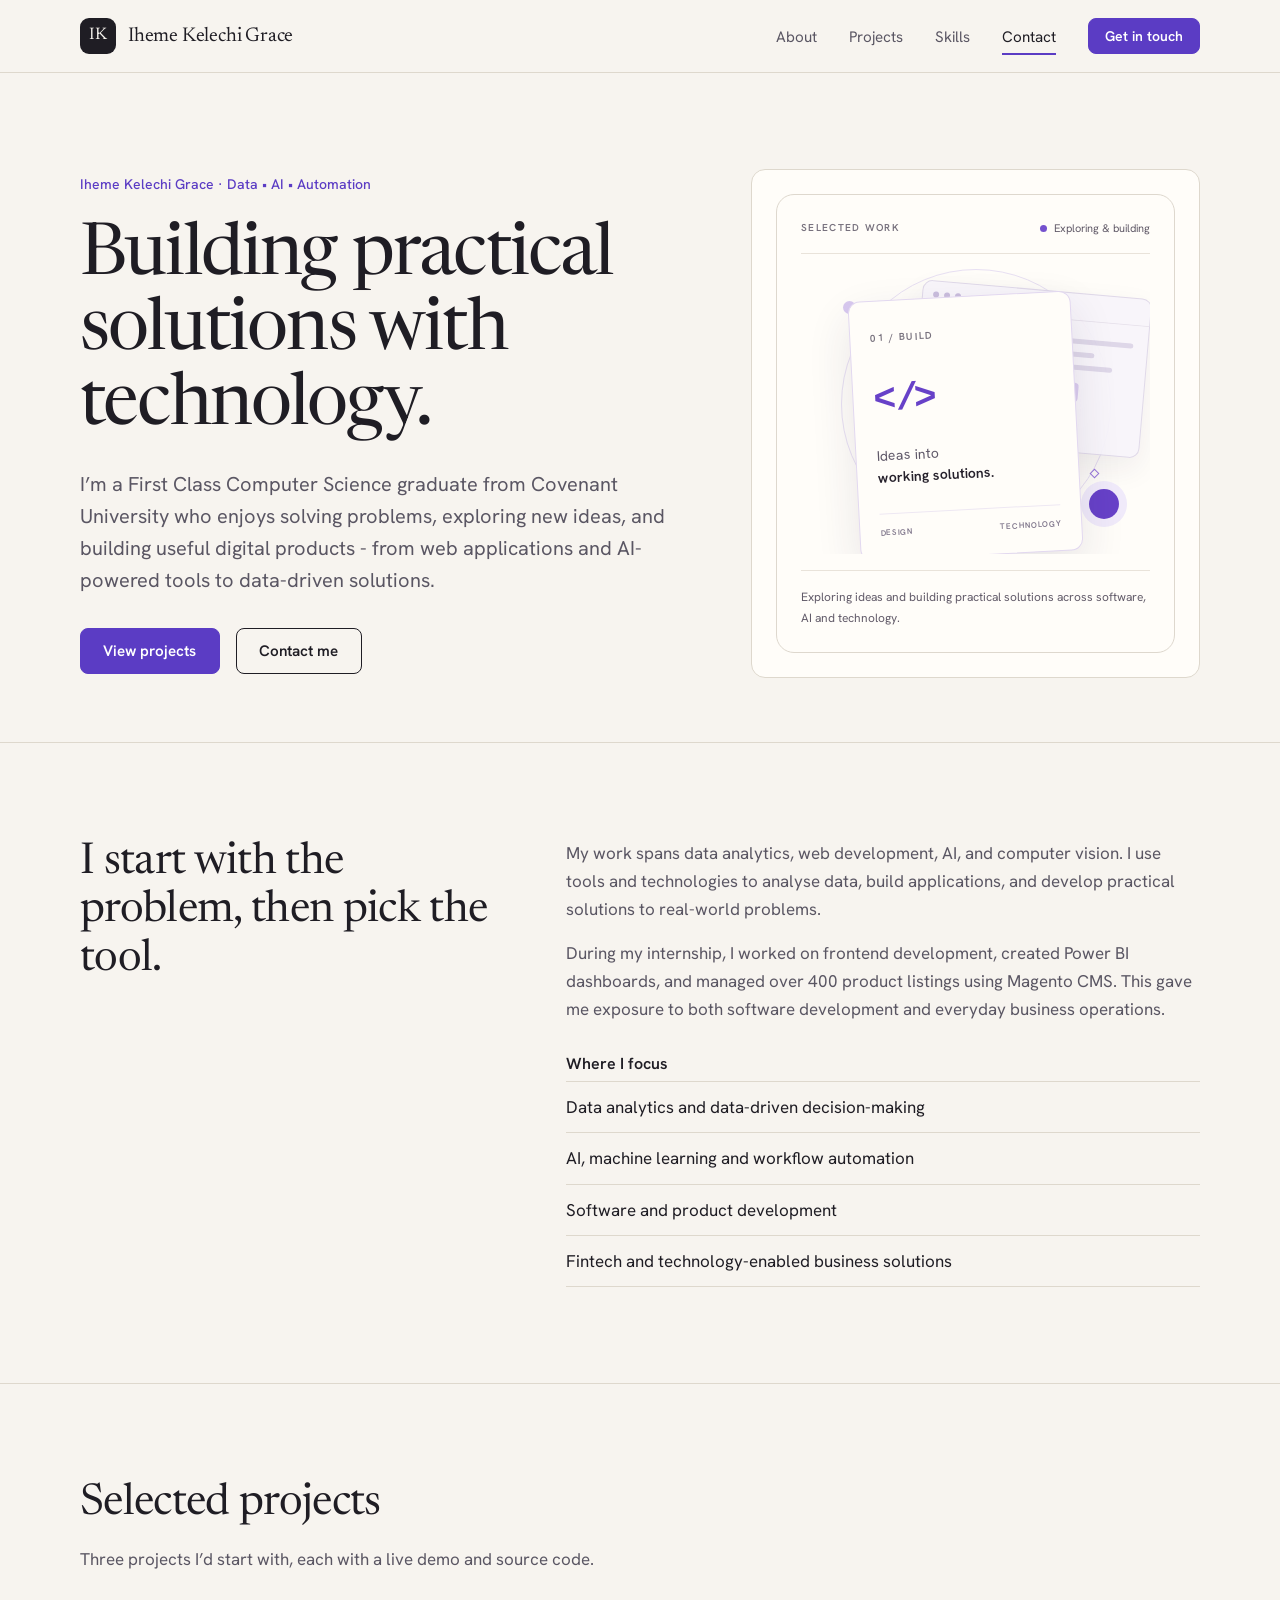
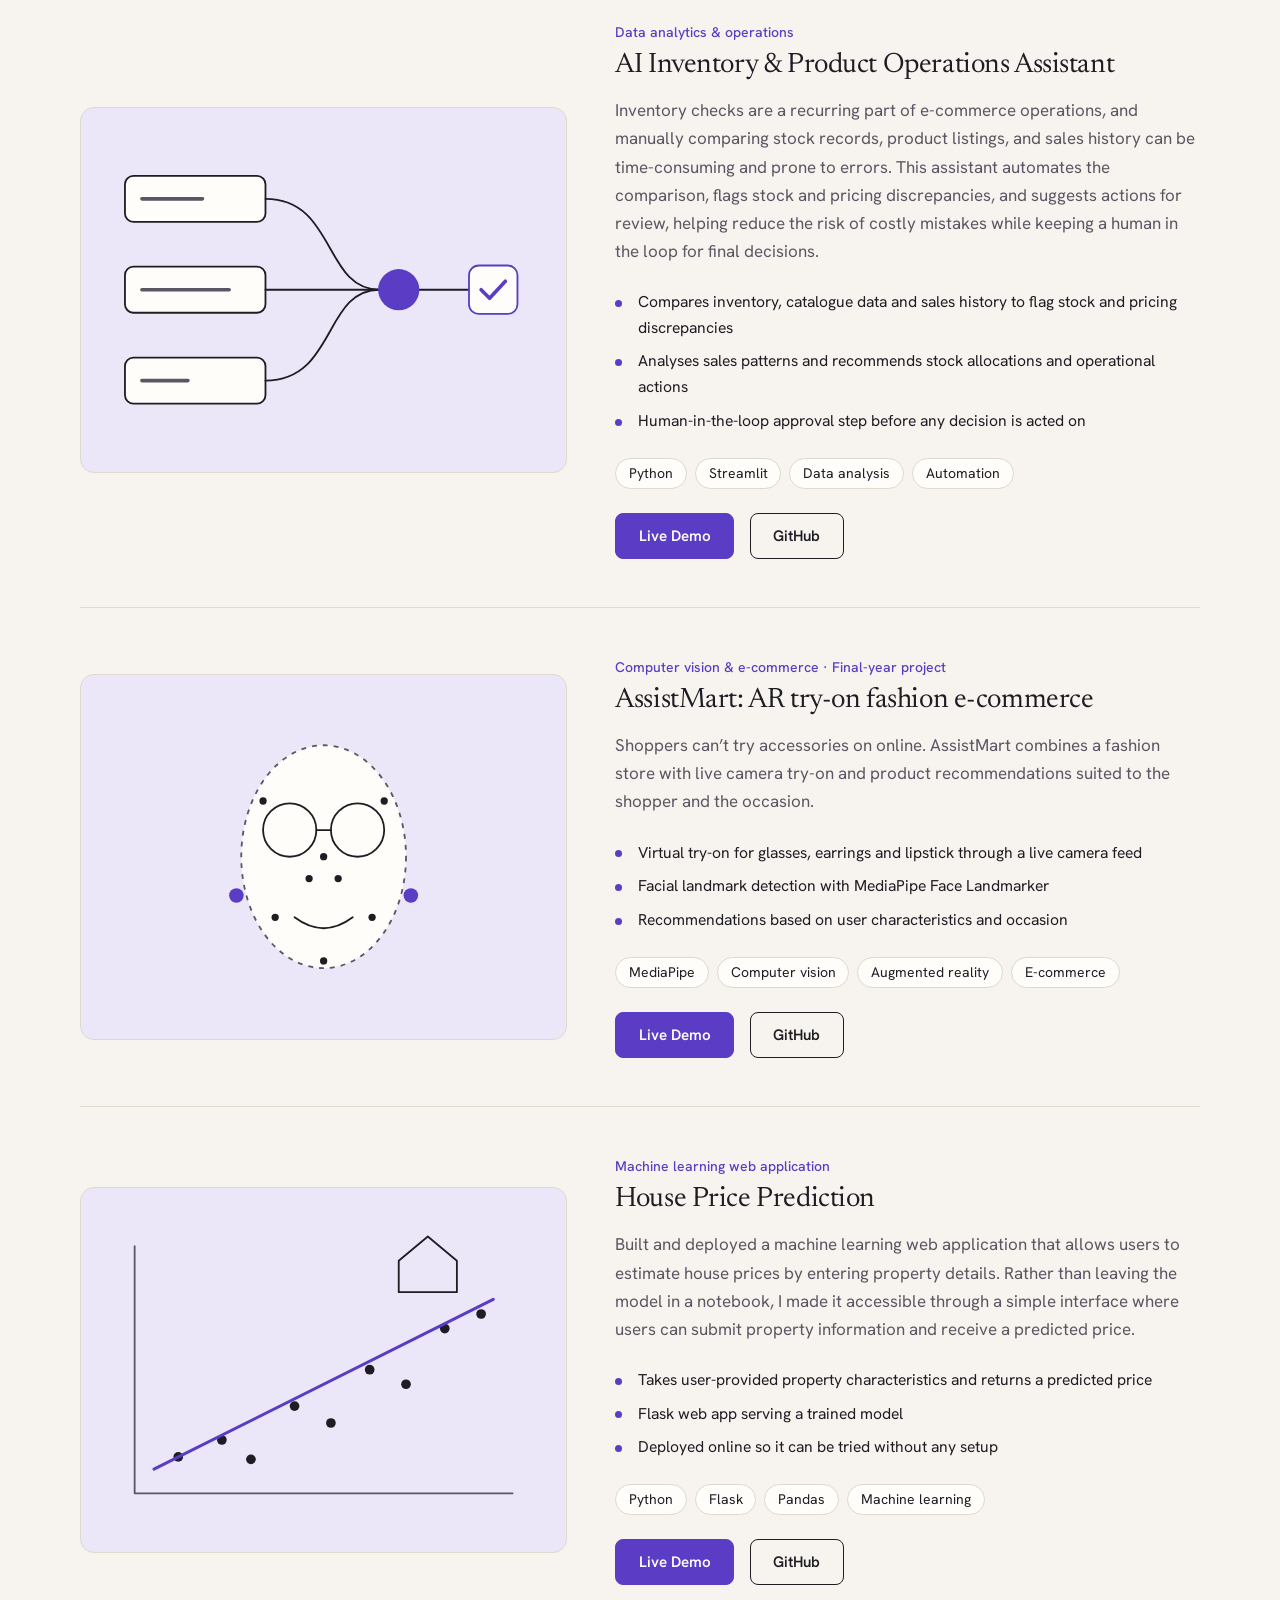
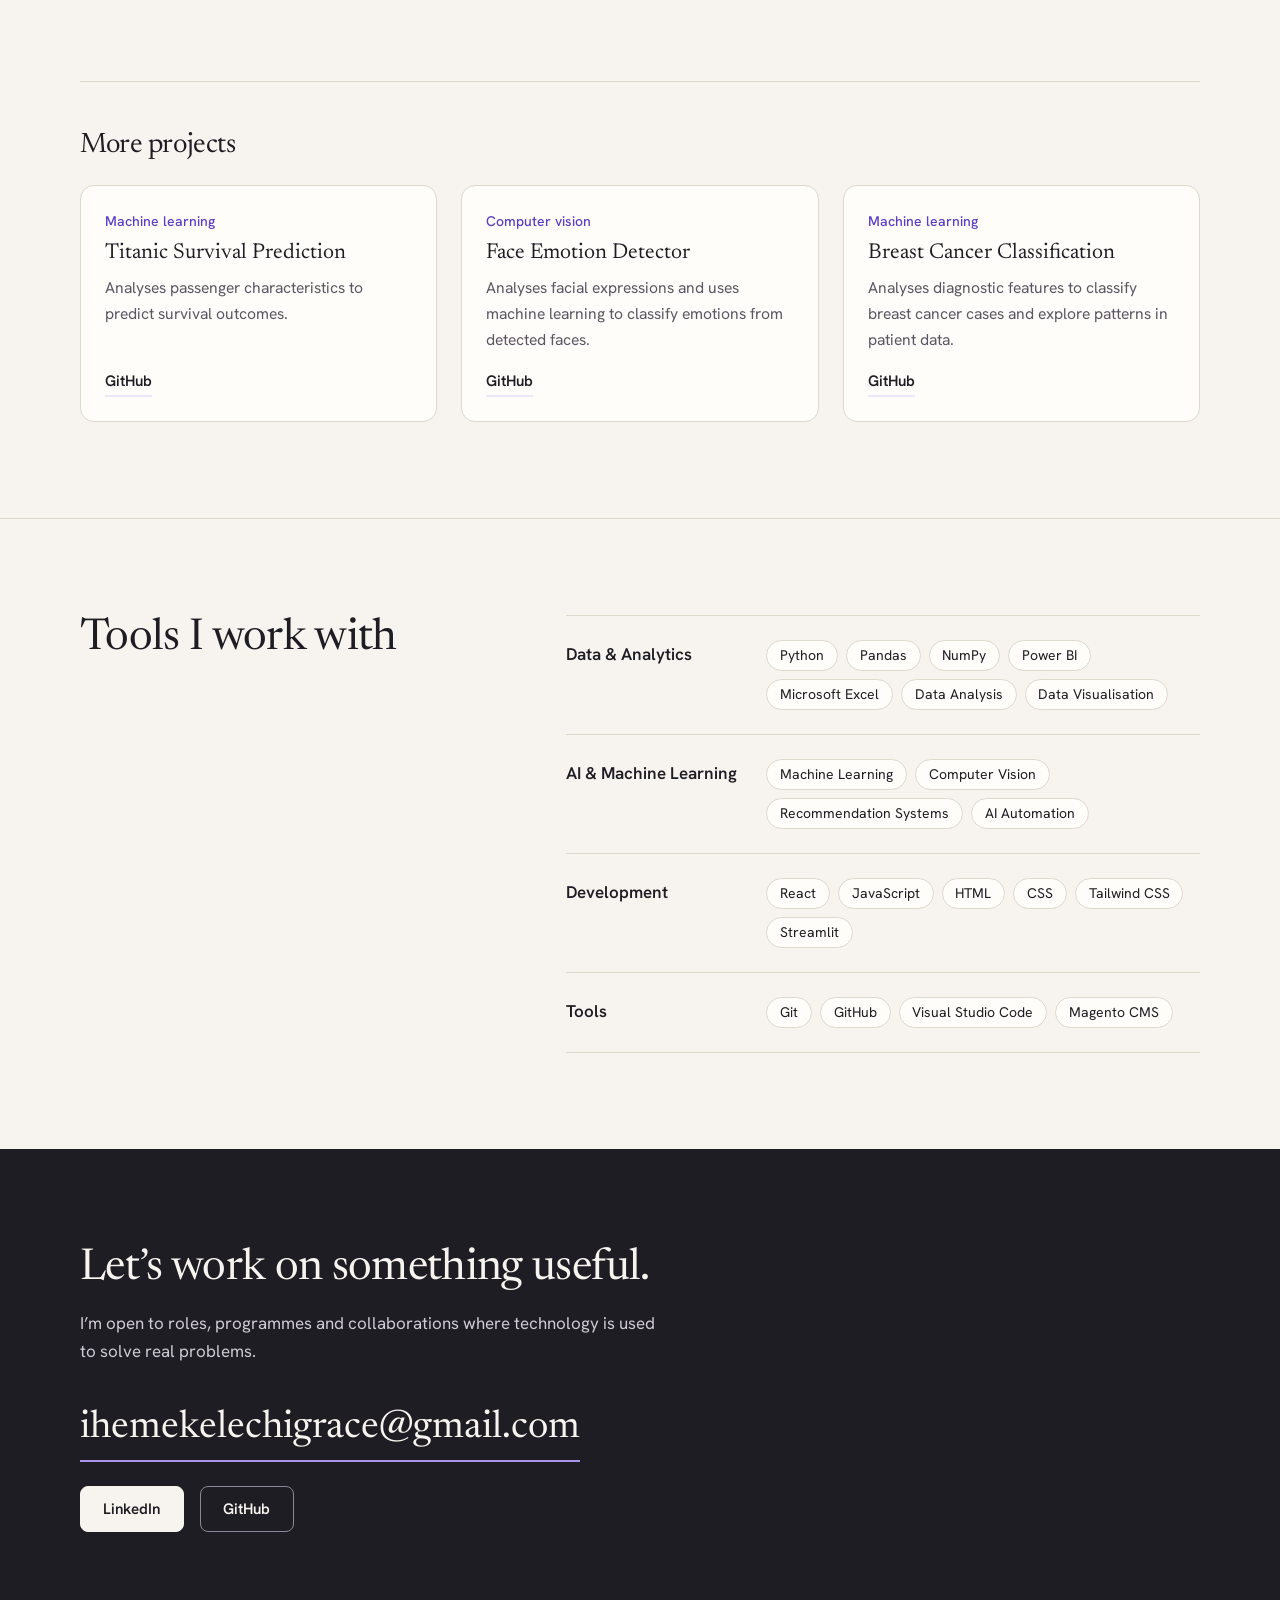
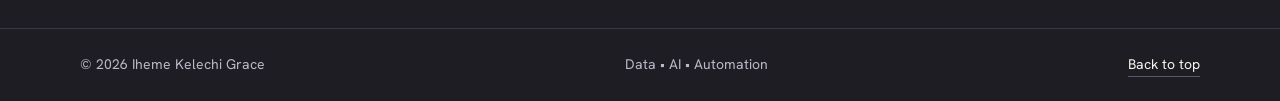
<file: index.html>
<!DOCTYPE html>
<html lang="en">
<head>
    <meta charset="UTF-8">
    <meta name="viewport" content="width=device-width, initial-scale=1.0">
    <script>document.documentElement.classList.add("js");</script>

    <title>Iheme Kelechi Grace | Data, AI &amp; Automation</title>
    <meta name="description" content="Iheme Kelechi Grace is a First Class Computer Science graduate from Covenant University building practical data, AI and automation tools. Portfolio of projects, skills and contact details.">
    <meta name="author" content="Iheme Kelechi Grace">
    <meta name="theme-color" content="#F7F4EF">
    <link rel="canonical" href="https://kelechi-portfolio-pi.vercel.app/">

    <!-- Social sharing -->
    <meta property="og:type" content="website">
    <meta property="og:title" content="Iheme Kelechi Grace | Data, AI &amp; Automation">
    <meta property="og:description" content="Practical tools built from data, AI and automation. Projects in inventory analytics, AR try-on e-commerce and machine learning web apps.">
    <meta property="og:url" content="https://kelechi-portfolio-pi.vercel.app/">
    <meta name="twitter:card" content="summary">
    <meta name="twitter:title" content="Iheme Kelechi Grace | Data, AI &amp; Automation">
    <meta name="twitter:description" content="Practical tools built from data, AI and automation.">

    <link rel="icon" href="data:image/svg+xml,%3Csvg xmlns='http://www.w3.org/2000/svg' viewBox='0 0 64 64'%3E%3Crect width='64' height='64' rx='14' fill='%231F1D24'/%3E%3Ctext x='32' y='42' font-family='Georgia,serif' font-size='28' text-anchor='middle' fill='%23F7F4EF'%3EIK%3C/text%3E%3C/svg%3E">

    <link rel="preconnect" href="https://fonts.googleapis.com">
    <link rel="preconnect" href="https://fonts.gstatic.com" crossorigin>
    <link rel="stylesheet" href="https://fonts.googleapis.com/css2?family=Hanken+Grotesk:wght@400;500;600&family=Newsreader:opsz,wght@6..72,400;6..72,500&display=swap">
    <link rel="stylesheet" href="style.css">
</head>

<body>
    <a class="skip-link" href="#main">Skip to content</a>

    <!-- NAVIGATION -->
    <header class="site-header">
        <div class="wrap header-inner">
            <a href="#top" class="brand" aria-label="Iheme Kelechi Grace, back to top">
                <span class="brand-mark" aria-hidden="true">IK</span>
                <span class="brand-name">Iheme Kelechi Grace</span>
            </a>

            <button class="nav-toggle" type="button" aria-expanded="false" aria-controls="site-nav">
                <span class="nav-toggle-label">Menu</span>
                <span class="nav-toggle-bars" aria-hidden="true"></span>
            </button>

            <nav id="site-nav" class="site-nav" aria-label="Primary">
                <ul>
                    <li><a href="#about">About</a></li>
                    <li><a href="#projects">Projects</a></li>
                    <li><a href="#skills">Skills</a></li>
                    <li><a href="#contact">Contact</a></li>
                </ul>
                <a href="#contact" class="btn btn-small">Get in touch</a>
            </nav>
        </div>
    </header>

    <main id="main">

        <!-- HERO -->
        <section class="hero" id="top" aria-labelledby="hero-title">
            <div class="wrap hero-grid">
                <div class="hero-text">
                    <p class="hero-kicker">Iheme Kelechi Grace &middot; Data &bull; AI &bull; Automation</p>
                    <h1 id="hero-title">Building practical solutions with technology.</h1>
                    <p class="hero-lead">
    I’m a First Class Computer Science graduate from Covenant University
    who enjoys solving problems, exploring new ideas, and building useful
    digital products - from web applications and AI-powered tools to
    data-driven solutions.
</p>
                    <div class="hero-actions">
                        <a href="#projects" class="btn">View projects</a>
                        <a href="#contact" class="btn btn-ghost">Contact me</a>
                    </div>
                </div>

                <figure class="hero-visual">
                    
<figure class="hero-visual hero-showcase" aria-label="A visual representation of my work across technology and digital products">
    <div class="showcase-top">
        <span class="showcase-label">SELECTED WORK</span>
        <span class="showcase-status">
            <span class="status-dot"></span>
            Exploring &amp; building
        </span>
    </div>

    <div class="showcase-canvas">
        <div class="showcase-orbit orbit-one"></div>
        <div class="showcase-orbit orbit-two"></div>

        <div class="showcase-window window-back">
            <div class="window-bar">
                <span></span><span></span><span></span>
            </div>
            <div class="window-content">
                <div class="window-sidebar"></div>
                <div class="window-lines">
                    <i></i><i></i><i></i>
                    <div class="window-blocks">
                        <b></b><b></b><b></b>
                    </div>
                </div>
            </div>
            <span class="window-caption">Digital products</span>
        </div>

        <div class="showcase-card">
            <span class="card-index">01 / BUILD</span>
            <div class="code-symbol" aria-hidden="true">
                <span>&lt;</span><span>/&gt;</span>
            </div>
            <p>Ideas into<br><strong>working solutions.</strong></p>
            <div class="card-bottom">
                <span>DESIGN</span>
                <span>TECHNOLOGY</span>
            </div>
        </div>

        <div class="showcase-orb orb-large"></div>
        <div class="showcase-orb orb-small"></div>
        <div class="showcase-spark spark-one"></div>
        <div class="showcase-spark spark-two"></div>
    </div>

    <figcaption>
        Exploring ideas and building practical solutions across software, AI and technology.
    </figcaption>
</figure>

            </div>
        </section>

        <!-- ABOUT -->
        <section id="about" class="section" aria-labelledby="about-title">
            <div class="wrap split">
                <div class="split-head">
                    <h2 id="about-title">I start with the problem, then pick the tool.</h2>
                </div>

                <div class="split-body prose">
                    <p>
                        My work spans data analytics, web development, AI, and computer vision. I use tools and technologies to analyse data, build applications, and develop practical solutions to real-world problems.
                    <p>
                        During my internship, I worked on frontend development, created Power BI dashboards, and managed over 400 product listings using Magento CMS. This gave me exposure to both software development and everyday business operations.
                    </p>

                    <h3 class="mini-title">Where I focus</h3>
                    <ul class="focus-list">
                        <li>Data analytics and data-driven decision-making</li>
                        <li>AI, machine learning and workflow automation</li>
                        <li>Software and product development</li>
                        <li>Fintech and technology-enabled business solutions</li>
                    </ul>
                </div>
            </div>
        </section>

        <!-- PROJECTS -->
        <section id="projects" class="section" aria-labelledby="projects-title">
            <div class="wrap">
                <div class="section-head">
                    <h2 id="projects-title">Selected projects</h2>
                    <p>Three projects I&rsquo;d start with, each with a live demo and source code.</p>
                </div>

                <!-- Project A -->
                <article class="project">
                    <div class="thumb">
                        <!-- Replace this SVG with: <img src="images/ai-inventory-assistant.png" alt="Screenshot of the AI Inventory &amp; Product Operations Assistant" loading="lazy"> -->
                        <svg viewBox="0 0 400 300" aria-hidden="true">
                            <g class="t-box">
                                <rect x="36" y="56" width="116" height="38" rx="7"/>
                                <rect x="36" y="131" width="116" height="38" rx="7"/>
                                <rect x="36" y="206" width="116" height="38" rx="7"/>
                            </g>
                            <g class="t-bars">
                                <path d="M50 75h50M50 150h72M50 225h38"/>
                            </g>
                            <g class="t-line">
                                <path d="M152 75C210 75 200 150 246 150"/>
                                <path d="M152 150h94"/>
                                <path d="M152 225C210 225 200 150 246 150"/>
                                <path d="M278 150h42"/>
                            </g>
                            <circle class="t-node" cx="262" cy="150" r="17"/>
                            <rect class="t-box t-accent" x="320" y="130" width="40" height="40" rx="8"/>
                            <path class="t-check" d="M330 150l7 7 13-14"/>
                        </svg>
                    </div>

                    <div class="project-body">
                        <p class="project-type">Data analytics &amp; operations</p>
                        <h3>AI Inventory &amp; Product Operations Assistant</h3>
                        <p>
                            Inventory checks are a recurring part of e-commerce operations, and manually comparing stock records, 
                            product listings, and sales history can be time-consuming and prone to errors. 
                            This assistant automates the comparison, flags stock and pricing discrepancies, and suggests actions for review, 
                            helping reduce the risk of costly mistakes while keeping a human in the loop for final decisions.
                        </p>
                        <ul class="capabilities">
                            <li>Compares inventory, catalogue data and sales history to flag stock and pricing discrepancies</li>
                            <li>Analyses sales patterns and recommends stock allocations and operational actions</li>
                            <li>Human-in-the-loop approval step before any decision is acted on</li>
                        </ul>
                        <ul class="tags" aria-label="Technologies">
                            <li>Python</li><li>Streamlit</li><li>Data analysis</li><li>Automation</li>
                        </ul>
                        <div class="project-links">
                            <a class="btn" href="https://ai-inventory-appuct-operations-assistant-akbqxj42rsnvy8feunlh3.streamlit.app/" target="_blank" rel="noopener noreferrer">Live Demo<span class="sr-only"> of AI Inventory &amp; Product Operations Assistant (opens in new tab)</span></a>
                            <a class="btn btn-ghost" href="https://github.com/KelechiGrace7/ai-inventory-product-operations-assistant" target="_blank" rel="noopener noreferrer">GitHub<span class="sr-only"> repository for AI Inventory &amp; Product Operations Assistant (opens in new tab)</span></a>
                        </div>
                    </div>
                </article>

                <!-- Project B -->
                <article class="project">
                    <div class="thumb">
                        <!-- Replace this SVG with: <img src="images/assistmart.png" alt="Screenshot of the AssistMart try-on experience" loading="lazy"> -->
                        <svg viewBox="0 0 400 300" aria-hidden="true">
                            <ellipse class="t-outline" cx="200" cy="150" rx="68" ry="92"/>
                            <g class="t-line">
                                <circle cx="172" cy="128" r="22"/>
                                <circle cx="228" cy="128" r="22"/>
                                <path d="M194 128h12"/>
                                <path d="M176 200q24 18 48 0"/>
                            </g>
                            <g class="t-dots">
                                <circle cx="150" cy="104" r="3"/><circle cx="250" cy="104" r="3"/>
                                <circle cx="200" cy="150" r="3"/><circle cx="188" cy="168" r="3"/>
                                <circle cx="212" cy="168" r="3"/><circle cx="160" cy="200" r="3"/>
                                <circle cx="240" cy="200" r="3"/><circle cx="200" cy="236" r="3"/>
                            </g>
                            <circle class="t-accent-fill" cx="128" cy="182" r="6"/>
                            <circle class="t-accent-fill" cx="272" cy="182" r="6"/>
                        </svg>
                    </div>

                    <div class="project-body">
                        <p class="project-type">Computer vision &amp; e-commerce &middot; Final-year project</p>
                        <h3>AssistMart: AR try-on fashion e-commerce</h3>
                        <p>
                            Shoppers can&rsquo;t try accessories on online. AssistMart combines a fashion
                            store with live camera try-on and product recommendations suited to the
                            shopper and the occasion.
                        </p>
                        <ul class="capabilities">
                            <li>Virtual try-on for glasses, earrings and lipstick through a live camera feed</li>
                            <li>Facial landmark detection with MediaPipe Face Landmarker</li>
                            <li>Recommendations based on user characteristics and occasion</li>
                        </ul>
                        <ul class="tags" aria-label="Technologies">
                            <li>MediaPipe</li><li>Computer vision</li><li>Augmented reality</li><li>E-commerce</li>
                        </ul>
                        <div class="project-links">
                            <a class="btn" href="https://assistmartplatform.vercel.app/" target="_blank" rel="noopener noreferrer">Live Demo<span class="sr-only"> of AssistMart (opens in new tab)</span></a>
                            <a class="btn btn-ghost" href="https://github.com/KelechiGrace7/AssistMart" target="_blank" rel="noopener noreferrer">GitHub<span class="sr-only"> repository for AssistMart (opens in new tab)</span></a>
                        </div>
                    </div>
                </article>

                <!-- Project C -->
                <article class="project">
                    <div class="thumb">
                        <!-- Replace this SVG with: <img src="images/house-price-prediction.png" alt="Screenshot of the House Price Prediction web app" loading="lazy"> -->
                        <svg viewBox="0 0 400 300" aria-hidden="true">
                            <path class="t-axis" d="M44 252h312M44 252V48"/>
                            <g class="t-dots">
                                <circle cx="80" cy="222" r="4"/><circle cx="116" cy="208" r="4"/>
                                <circle cx="140" cy="224" r="4"/><circle cx="176" cy="180" r="4"/>
                                <circle cx="206" cy="194" r="4"/><circle cx="238" cy="150" r="4"/>
                                <circle cx="268" cy="162" r="4"/><circle cx="300" cy="116" r="4"/>
                                <circle cx="330" cy="104" r="4"/>
                            </g>
                            <path class="t-accent-line" d="M60 232L340 92"/>
                            <path class="t-line" d="M262 60l24-20 24 20v26h-48z"/>
                        </svg>
                    </div>

                    <div class="project-body">
                        <p class="project-type">Machine learning web application</p>
                        <h3>House Price Prediction</h3>
                        <p>
                            Built and deployed a machine learning web application that allows users to estimate house 
                            prices by entering property details. Rather than leaving the model in a notebook, 
                            I made it accessible through a simple interface where users can submit property information and receive a predicted price.
                        </p>
                        <ul class="capabilities">
                            <li>Takes user-provided property characteristics and returns a predicted price</li>
                            <li>Flask web app serving a trained model</li>
                            <li>Deployed online so it can be tried without any setup</li>
                        </ul>
                        <ul class="tags" aria-label="Technologies">
                            <li>Python</li><li>Flask</li><li>Pandas</li><li>Machine learning</li>
                        </ul>
                        <div class="project-links">
                            <a class="btn" href="https://house-price-prediction-eight-theta.vercel.app" target="_blank" rel="noopener noreferrer">Live Demo<span class="sr-only"> of House Price Prediction (opens in new tab)</span></a>
                            <a class="btn btn-ghost" href="https://github.com/KelechiGrace7/House-Price-Prediction" target="_blank" rel="noopener noreferrer">GitHub<span class="sr-only"> repository for House Price Prediction (opens in new tab)</span></a>
                        </div>
                    </div>
                </article>

                <!-- More projects -->
                <div class="more">
                    <h3 class="more-title">More projects</h3>
                    <ul class="more-grid">
                        <li class="more-card">
                            <p class="project-type">Machine learning</p>
                            <h4>Titanic Survival Prediction</h4>
                            <p>Analyses passenger characteristics to predict survival outcomes.</p>
                            <a class="text-link" href="https://github.com/KelechiGrace7/Titanic-Survival-Prediction" target="_blank" rel="noopener noreferrer">GitHub<span class="sr-only"> repository for Titanic Survival Prediction (opens in new tab)</span></a>
                        </li>
                        <li class="more-card">
                            <p class="project-type">Computer vision</p>
                            <h4>Face Emotion Detector</h4>
                            <p>Analyses facial expressions and uses machine learning to classify emotions from detected faces.</p>
                            <a class="text-link" href="https://github.com/KelechiGrace7/FaceEmotionDetector" target="_blank" rel="noopener noreferrer">GitHub<span class="sr-only"> repository for Face Emotion Detector (opens in new tab)</span></a>
                        </li>
                        <li class="more-card">
                            <p class="project-type">Machine learning</p>
                            <h4>Breast Cancer Classification</h4>
                            <p>Analyses diagnostic features to classify breast cancer cases and explore patterns in patient data.</p>
                            <a class="text-link" href="https://github.com/KelechiGrace7/Breast-Cancer-Classification" target="_blank" rel="noopener noreferrer">GitHub<span class="sr-only"> repository for Breast Cancer Classification (opens in new tab)</span></a>
                        </li>
                    </ul>
                </div>
            </div>
        </section>

        <!-- SKILLS -->
        <section id="skills" class="section" aria-labelledby="skills-title">
            <div class="wrap split">
                <div class="split-head">
                    <h2 id="skills-title">Tools I work with</h2>
                </div>

                <dl class="skill-groups">
                    <div class="skill-group">
                        <dt>Data &amp; Analytics</dt>
                        <dd>
                            <ul class="tags">
                                <li>Python</li><li>Pandas</li><li>NumPy</li><li>Power BI</li>
                                <li>Microsoft Excel</li><li>Data Analysis</li><li>Data Visualisation</li>
                            </ul>
                        </dd>
                    </div>
                    <div class="skill-group">
                        <dt>AI &amp; Machine Learning</dt>
                        <dd>
                            <ul class="tags">
                                <li>Machine Learning</li><li>Computer Vision</li>
                                <li>Recommendation Systems</li><li>AI Automation</li>
                            </ul>
                        </dd>
                    </div>
                    <div class="skill-group">
                        <dt>Development</dt>
                        <dd>
                            <ul class="tags">
                                <li>React</li><li>JavaScript</li><li>HTML</li><li>CSS</li>
                                <li>Tailwind CSS</li><li>Streamlit</li>
                            </ul>
                        </dd>
                    </div>
                    <div class="skill-group">
                        <dt>Tools</dt>
                        <dd>
                            <ul class="tags">
                                <li>Git</li><li>GitHub</li><li>Visual Studio Code</li><li>Magento CMS</li>
                            </ul>
                        </dd>
                    </div>
                </dl>
            </div>
        </section>

        <!-- CONTACT -->
        <section id="contact" class="section contact" aria-labelledby="contact-title">
            <div class="wrap">
                <h2 id="contact-title">Let&rsquo;s work on something useful.</h2>
                <p class="contact-lead">
                    I&rsquo;m open to roles, programmes and collaborations where technology is used to solve real problems. 
                </p>
                <a class="contact-email" href="mailto:ihemekelechigrace@gmail.com">ihemekelechigrace@gmail.com</a>
                <div class="contact-links">
                    <a class="btn" href="https://www.linkedin.com/in/kelechi-iheme-699652298/" target="_blank" rel="noopener noreferrer">LinkedIn<span class="sr-only"> (opens in new tab)</span></a>
                    <a class="btn btn-ghost" href="https://github.com/KelechiGrace7/" target="_blank" rel="noopener noreferrer">GitHub<span class="sr-only"> (opens in new tab)</span></a>
                </div>
            </div>
        </section>
    </main>

    <!-- FOOTER -->
    <footer class="site-footer">
        <div class="wrap footer-inner">
            <p>&copy; 2026 Iheme Kelechi Grace</p>
            <p>Data &bull; AI &bull; Automation</p>
            <a href="#top">Back to top</a>
        </div>
    </footer>

    <script src="script.js" defer></script>
</body>
</html>
</file>
<file: style.css>
/* =========================================
   DESIGN TOKENS
========================================= */

:root {
    /* Colour */
    --paper: #F7F4EF;
    --surface: #FFFDF9;
    --ink: #1F1D24;
    --ink-soft: #5A5663;
    --line: #DED8CD;
    --accent: #5B3CC4;
    --accent-hover: #472CA3;
    --accent-tint: #ECE7F8;

    /* Type */
    --font-display: "Newsreader", Georgia, "Times New Roman", serif;
    --font-body: "Hanken Grotesk", system-ui, -apple-system, "Segoe UI", Arial, sans-serif;

    --text-sm: 0.875rem;
    --text-base: 1.0625rem;
    --text-lg: 1.25rem;
    --h3: 1.75rem;
    --h2: clamp(1.9rem, 3.6vw, 2.75rem);
    --h1: clamp(2.6rem, 6vw, 4.5rem);

    /* Spacing (8px base) */
    --s-1: 0.5rem;
    --s-2: 1rem;
    --s-3: 1.5rem;
    --s-4: 2rem;
    --s-5: 3rem;
    --s-6: 4rem;
    --s-7: 6rem;
    --s-8: 8rem;

    /* Shape */
    --radius-s: 8px;
    --radius-m: 14px;
    --radius-pill: 999px;

    --gutter: clamp(1.25rem, 5vw, 2.5rem);
    --header-h: 72px;
}

/* =========================================
   RESET & BASE
========================================= */

*,
*::before,
*::after { box-sizing: border-box; }

* { margin: 0; }

html {
    scroll-behavior: smooth;
    scroll-padding-top: calc(var(--header-h) + var(--s-2));
    -webkit-text-size-adjust: 100%;
}

body {
    font-family: var(--font-body);
    font-size: var(--text-base);
    line-height: 1.65;
    color: var(--ink);
    background: var(--paper);
    -webkit-font-smoothing: antialiased;
}

ul { list-style: none; padding: 0; }
a { color: inherit; text-decoration: none; }
svg { display: block; max-width: 100%; }

h1, h2, h3 {
    font-family: var(--font-display);
    font-weight: 400;
    line-height: 1.1;
    letter-spacing: -0.015em;
}

:focus-visible {
    outline: 3px solid var(--accent);
    outline-offset: 3px;
    border-radius: 4px;
}

.wrap {
    width: min(1120px, 100% - (var(--gutter) * 2));
    margin-inline: auto;
}

.sr-only {
    position: absolute;
    width: 1px;
    height: 1px;
    overflow: hidden;
    clip: rect(0 0 0 0);
    white-space: nowrap;
}

.skip-link {
    position: absolute;
    left: var(--s-2);
    top: -100px;
    z-index: 200;
    padding: var(--s-1) var(--s-2);
    background: var(--ink);
    color: var(--paper);
    border-radius: var(--radius-s);
}
.skip-link:focus { top: var(--s-1); }

/* =========================================
   BUTTONS & LINKS
========================================= */

.btn {
    display: inline-flex;
    align-items: center;
    justify-content: center;
    padding: 0.8rem 1.4rem;
    border: 1px solid var(--accent);
    border-radius: var(--radius-s);
    background: var(--accent);
    color: #fff;
    font-size: 0.95rem;
    font-weight: 600;
    line-height: 1.2;
    transition: background-color 0.2s ease, border-color 0.2s ease, color 0.2s ease;
}
.btn:hover { background: var(--accent-hover); border-color: var(--accent-hover); }

.btn-ghost {
    background: transparent;
    color: var(--ink);
    border-color: var(--ink);
}
.btn-ghost:hover { background: var(--ink); border-color: var(--ink); color: var(--paper); }

.btn-small { padding: 0.55rem 1rem; font-size: var(--text-sm); }

.text-link {
    font-weight: 600;
    font-size: 0.95rem;
    border-bottom: 2px solid var(--accent-tint);
    padding-bottom: 1px;
    transition: border-color 0.2s ease;
}
.text-link:hover { border-color: var(--accent); }

/* =========================================
   HEADER & NAVIGATION
========================================= */

.site-header {
    position: sticky;
    top: 0;
    z-index: 100;
    background: var(--paper);
    border-bottom: 1px solid var(--line);
}

.header-inner {
    height: var(--header-h);
    display: flex;
    align-items: center;
    justify-content: space-between;
    gap: var(--s-3);
}

.brand { display: inline-flex; align-items: center; gap: 0.75rem; }

.brand-mark {
    display: grid;
    place-items: center;
    width: 36px;
    height: 36px;
    border-radius: 9px;
    background: var(--ink);
    color: var(--paper);
    font-family: var(--font-display);
    font-size: 1.05rem;
    letter-spacing: 0.02em;
}

.brand-name {
    font-family: var(--font-display);
    font-size: 1.25rem;
    letter-spacing: -0.01em;
}

.site-nav { display: flex; align-items: center; gap: var(--s-4); }
.site-nav ul { display: flex; gap: var(--s-4); }

.site-nav ul a {
    position: relative;
    font-size: 0.95rem;
    color: var(--ink-soft);
    padding: 0.25rem 0;
    transition: color 0.2s ease;
}
.site-nav ul a:hover,
.site-nav ul a[aria-current="true"] { color: var(--ink); }
.site-nav ul a[aria-current="true"]::after {
    content: "";
    position: absolute;
    left: 0; right: 0; bottom: -4px;
    height: 2px;
    background: var(--accent);
}

.nav-toggle { display: none; }

/* =========================================
   HERO
========================================= */

.hero { padding: var(--s-7) 0 var(--s-6); }

.hero-grid {
    display: grid;
    grid-template-columns: 1.15fr 0.85fr;
    gap: var(--s-6);
    align-items: center;
}

.hero-kicker {
    font-size: var(--text-sm);
    font-weight: 500;
    color: var(--accent);
    margin-bottom: var(--s-3);
}

.hero h1 {
    font-size: var(--h1);
    letter-spacing: -0.025em;
    line-height: 1.04;
    max-width: 14em;
    margin-bottom: var(--s-3);
}

.hero-lead {
    max-width: 34em;
    color: var(--ink-soft);
    font-size: var(--text-lg);
    line-height: 1.6;
    margin-bottom: var(--s-4);
}

.hero-actions { display: flex; flex-wrap: wrap; gap: var(--s-2); }

.hero-visual {
    background: var(--surface);
    border: 1px solid var(--line);
    border-radius: var(--radius-m);
    padding: var(--s-3);
}

.hero-visual figcaption {
    margin-top: var(--s-2);
    padding-top: var(--s-2);
    border-top: 1px solid var(--line);
    font-size: var(--text-sm);
    color: var(--ink-soft);
    line-height: 1.5;
}

/* Hero schematic */
.v-box rect { fill: var(--paper); stroke: var(--line); stroke-width: 1.5; }
.v-text text { font: 500 14px var(--font-body); fill: var(--ink); }
.v-cap { font: 500 13px var(--font-body); fill: var(--ink-soft); }
.v-line path { fill: none; stroke: var(--ink-soft); stroke-width: 1.5; stroke-linecap: round; }
.v-node { fill: var(--accent-tint); stroke: var(--accent); stroke-width: 1.5; }
.v-dot { fill: var(--accent); }
.v-review { fill: var(--paper); stroke: var(--ink); stroke-width: 1.5; }
.v-check { fill: none; stroke: var(--ink); stroke-width: 2.5; stroke-linecap: round; stroke-linejoin: round; }
.v-out { fill: var(--accent); }

/* One page-load moment: the connectors draw in once */
.v-line path {
    stroke-dasharray: 1;
    stroke-dashoffset: 1;
    animation: draw 1.4s ease-out 0.3s forwards;
}
.v-line path:nth-child(n+4) { animation-delay: 1.1s; }
@keyframes draw { to { stroke-dashoffset: 0; } }

/* =========================================
   SECTIONS
========================================= */

.section { padding: var(--s-7) 0; border-top: 1px solid var(--line); }

.section h2 { font-size: var(--h2); max-width: 16em; }

.split {
    display: grid;
    grid-template-columns: 0.8fr 1.2fr;
    gap: var(--s-6);
    align-items: start;
}

.section-head { margin-bottom: var(--s-5); max-width: 40rem; }
.section-head p { margin-top: var(--s-2); color: var(--ink-soft); }

.prose p { max-width: 38em; color: var(--ink-soft); }
.prose p + p { margin-top: var(--s-2); }

.mini-title {
    font-family: var(--font-body);
    font-size: 1rem;
    font-weight: 600;
    letter-spacing: 0;
    margin: var(--s-4) 0 var(--s-1);
}

.focus-list li {
    padding: 0.7rem 0;
    border-top: 1px solid var(--line);
    max-width: 38em;
}
.focus-list li:last-child { border-bottom: 1px solid var(--line); }

/* =========================================
   PROJECTS
========================================= */

.project {
    display: grid;
    grid-template-columns: 5fr 6fr;
    gap: var(--s-5);
    align-items: center;
    padding: var(--s-5) 0;
    border-top: 1px solid var(--line);
}
.project:first-of-type { border-top: 0; padding-top: 0; }

.thumb {
    aspect-ratio: 4 / 3;
    background: var(--accent-tint);
    border: 1px solid var(--line);
    border-radius: var(--radius-m);
    overflow: hidden;
}
.thumb svg, .thumb img { width: 100%; height: 100%; object-fit: cover; }

/* Thumbnail illustrations */
.t-box rect, rect.t-box { fill: var(--surface); stroke: var(--ink); stroke-width: 1.5; }
.t-bars path { stroke: var(--ink-soft); stroke-width: 3; stroke-linecap: round; fill: none; }
.t-line path, .t-line circle, path.t-line { fill: none; stroke: var(--ink); stroke-width: 1.5; stroke-linecap: round; stroke-linejoin: round; }
.t-node { fill: var(--accent); }
.t-accent { stroke: var(--accent) !important; }
.t-check { fill: none; stroke: var(--accent); stroke-width: 3; stroke-linecap: round; stroke-linejoin: round; }
.t-outline { fill: var(--surface); stroke: var(--ink-soft); stroke-width: 1.5; stroke-dasharray: 4 5; }
.t-dots circle { fill: var(--ink); }
.t-accent-fill { fill: var(--accent); }
.t-axis { fill: none; stroke: var(--ink-soft); stroke-width: 1.5; stroke-linecap: round; }
.t-accent-line { fill: none; stroke: var(--accent); stroke-width: 2.5; stroke-linecap: round; }

.project-type { font-size: var(--text-sm); font-weight: 500; color: var(--accent); }

.project-body h3 { font-size: var(--h3); margin: 0.35rem 0 var(--s-2); }
.project-body > p:not(.project-type) { color: var(--ink-soft); max-width: 36em; }

.capabilities { margin: var(--s-3) 0; }
.capabilities li {
    position: relative;
    padding-left: 1.4rem;
    margin-top: 0.5rem;
    font-size: 0.98rem;
    max-width: 36em;
}
.capabilities li::before {
    content: "";
    position: absolute;
    left: 0; top: 0.7em;
    width: 7px; height: 7px;
    border-radius: 50%;
    background: var(--accent);
}

.tags { display: flex; flex-wrap: wrap; gap: 0.5rem; }
.tags li {
    padding: 0.25rem 0.8rem;
    border: 1px solid var(--line);
    border-radius: var(--radius-pill);
    background: var(--surface);
    font-size: var(--text-sm);
    line-height: 1.5;
}

.project-links { display: flex; flex-wrap: wrap; gap: var(--s-2); margin-top: var(--s-3); }

/* More projects */
.more { margin-top: var(--s-5); padding-top: var(--s-5); border-top: 1px solid var(--line); }
.more-title { font-size: var(--h3); margin-bottom: var(--s-3); }

.more-grid {
    display: grid;
    grid-template-columns: repeat(3, 1fr);
    gap: var(--s-3);
}

.more-card {
    display: flex;
    flex-direction: column;
    align-items: flex-start;
    gap: 0.5rem;
    padding: var(--s-3);
    background: var(--surface);
    border: 1px solid var(--line);
    border-radius: var(--radius-m);
    transition: border-color 0.2s ease;
}
.more-card:hover { border-color: var(--accent); }
.more-card h4 { font-family: var(--font-display); font-size: 1.35rem; font-weight: 400; line-height: 1.2; }
.more-card p:not(.project-type) { color: var(--ink-soft); font-size: 0.98rem; flex: 1; }
.more-card .text-link { margin-top: var(--s-1); }

/* =========================================
   SKILLS
========================================= */

.skill-groups { border-top: 1px solid var(--line); }

.skill-group {
    display: grid;
    grid-template-columns: 11rem 1fr;
    gap: var(--s-3);
    padding: var(--s-3) 0;
    border-bottom: 1px solid var(--line);
}
.skill-group dt { font-weight: 600; }
.skill-group dd { margin: 0; }

/* =========================================
   CONTACT
========================================= */

.contact { background: var(--ink); color: var(--paper); border-top: 0; }
.contact h2 { max-width: 14em; }

.contact-lead { max-width: 34em; margin-top: var(--s-2); color: #CFCBD6; }

.contact-email {
    display: inline-block;
    margin: var(--s-4) 0 var(--s-3);
    font-family: var(--font-display);
    font-size: clamp(1.4rem, 4.2vw, 2.4rem);
    overflow-wrap: anywhere;
    border-bottom: 2px solid #A996EA;
    transition: border-color 0.2s ease;
}
.contact-email:hover { border-color: var(--paper); }

.contact-links { display: flex; flex-wrap: wrap; gap: var(--s-2); }
.contact .btn { background: var(--paper); color: var(--ink); border-color: var(--paper); }
.contact .btn:hover { background: #E4DEF7; border-color: #E4DEF7; }
.contact .btn-ghost { background: transparent; color: var(--paper); border-color: #8C8796; }
.contact .btn-ghost:hover { background: var(--paper); color: var(--ink); border-color: var(--paper); }
.contact :focus-visible { outline-color: #C9BDF5; }

/* =========================================
   FOOTER
========================================= */

.site-footer { background: var(--ink); color: #BDB8C6; font-size: var(--text-sm); border-top: 1px solid #3A3744; }
.footer-inner { display: flex; flex-wrap: wrap; justify-content: space-between; gap: var(--s-1) var(--s-3); padding: var(--s-3) 0; }
.site-footer a { color: var(--paper); border-bottom: 1px solid #5B5766; }
.site-footer a:hover { border-color: var(--paper); }
.site-footer :focus-visible { outline-color: #C9BDF5; }

/* =========================================
   TABLET
========================================= */

@media (max-width: 960px) {
    .hero { padding: var(--s-6) 0 var(--s-5); }
    .hero-grid { grid-template-columns: 1fr; gap: var(--s-5); }
    .hero-visual { max-width: 520px; }

    .split { grid-template-columns: 1fr; gap: var(--s-3); }
    .section { padding: var(--s-6) 0; }

    .project { grid-template-columns: 1fr; gap: var(--s-3); }
    .thumb { max-width: 560px; }

    .more-grid { grid-template-columns: 1fr; }
}

/* =========================================
   MOBILE NAVIGATION
========================================= */

@media (max-width: 760px) {
    .nav-toggle {
        display: inline-flex;
        align-items: center;
        gap: 0.6rem;
        padding: 0.55rem 0.9rem;
        border: 1px solid var(--ink);
        border-radius: var(--radius-s);
        background: transparent;
        color: var(--ink);
        font: 600 0.9rem var(--font-body);
        cursor: pointer;
    }

    .nav-toggle-bars,
    .nav-toggle-bars::before {
        display: block;
        width: 16px;
        height: 2px;
        background: currentColor;
        transition: transform 0.2s ease;
    }
    .nav-toggle-bars { position: relative; margin-top: -5px; }
    .nav-toggle-bars::before { content: ""; position: absolute; top: 7px; left: 0; }
    .nav-toggle[aria-expanded="true"] .nav-toggle-bars { transform: translateY(3.5px) rotate(45deg); }
    .nav-toggle[aria-expanded="true"] .nav-toggle-bars::before { transform: translateY(-7px) rotate(-90deg); top: 7px; }

    .site-nav {
        position: absolute;
        top: var(--header-h);
        left: 0; right: 0;
        flex-direction: column;
        align-items: stretch;
        gap: var(--s-2);
        padding: var(--s-2) var(--gutter) var(--s-3);
        background: var(--paper);
        border-bottom: 1px solid var(--line);
    }
    .site-nav ul { flex-direction: column; gap: 0; }
    .site-nav ul a { display: block; padding: 0.9rem 0; font-size: 1.05rem; border-bottom: 1px solid var(--line); }
    .site-nav ul a[aria-current="true"]::after { display: none; }
    .site-nav .btn { width: 100%; }

    /* Collapse only when JavaScript is available, so links stay usable without it */
    .js .site-nav { display: none; }
    .js .site-nav.is-open { display: flex; }

    .brand-name { font-size: 1.1rem; }
    .skill-group { grid-template-columns: 1fr; gap: var(--s-1); }
    .hero-actions .btn, .project-links .btn, .contact-links .btn { flex: 1 1 auto; }
}

/* =========================================
   REDUCED MOTION
========================================= */

@media (prefers-reduced-motion: reduce) {
    html { scroll-behavior: auto; }
    *, *::before, *::after { transition: none !important; animation: none !important; }
    .v-line path { stroke-dashoffset: 0; }
}



/* HERO SHOWCASE — technology and digital products */
.hero-showcase {
    position: relative;
    overflow: hidden;
    align-self: center;
    min-width: 0;
    padding: 24px;
    border: 1px solid var(--border, #ded8ce);
    border-radius: 18px;
    background: #fffdf9;
}

.showcase-top {
    display: flex;
    align-items: center;
    justify-content: space-between;
    flex-wrap: wrap;
    gap: 12px;
    padding-bottom: 16px;
    border-bottom: 1px solid #e9e3da;
}

.showcase-label,
.card-index {
    font-size: 10px;
    font-weight: 600;
    letter-spacing: 0.13em;
    color: #77717d;
}

.showcase-status {
    display: inline-flex;
    align-items: center;
    gap: 7px;
    font-size: 11px;
    color: #625b69;
}

.status-dot {
    width: 7px;
    height: 7px;
    flex: 0 0 7px;
    border-radius: 50%;
    background: #7451ce;
}

.showcase-canvas {
    position: relative;
    min-height: 300px;
    overflow: hidden;
    display: grid;
    place-items: center;
    isolation: isolate;
}

.showcase-orbit {
    position: absolute;
    border: 1px solid #e8e0f3;
    border-radius: 50%;
    pointer-events: none;
}

.orbit-one {
    width: 270px;
    height: 270px;
}

.orbit-two {
    width: 210px;
    height: 210px;
    border-style: dashed;
    border-color: #e6dcef;
}

.showcase-window {
    position: absolute;
    width: 66%;
    max-width: 270px;
    border: 1px solid #ded7e8;
    border-radius: 10px;
    background: #f8f5fb;
    box-shadow: 0 12px 30px rgba(48, 35, 69, 0.07);
}

.window-back {
    top: 35px;
    right: 1%;
    transform: rotate(5deg);
    opacity: 0.92;
}

.window-bar {
    display: flex;
    gap: 5px;
    padding: 10px;
    border-bottom: 1px solid #e5dfea;
}

.window-bar span {
    width: 6px;
    height: 6px;
    border-radius: 50%;
    background: #c6b8db;
}

.window-content {
    display: flex;
    gap: 12px;
    padding: 14px;
}

.window-sidebar {
    width: 25%;
    min-height: 74px;
    border-radius: 4px;
    background: #e6def3;
}

.window-lines {
    flex: 1;
    display: flex;
    flex-direction: column;
    gap: 8px;
    padding-top: 4px;
}

.window-lines i {
    display: block;
    height: 5px;
    border-radius: 4px;
    background: #dcd4e7;
}

.window-lines i:nth-child(2) {
    width: 72%;
}

.window-lines i:nth-child(3) {
    width: 86%;
}

.window-blocks {
    display: flex;
    gap: 6px;
    margin-top: 5px;
}

.window-blocks b {
    width: 25px;
    height: 19px;
    border-radius: 4px;
    background: #d8c9ef;
}

.window-caption {
    display: block;
    padding: 0 14px 12px;
    font-size: 10px;
    color: #77717d;
}

.showcase-card {
    position: relative;
    z-index: 2;
    width: 64%;
    max-width: 250px;
    padding: 20px;
    border: 1px solid #e2d8f0;
    border-radius: 12px;
    background: #fffdf9;
    box-shadow: 0 18px 45px rgba(48, 35, 69, 0.11);
    transform: translate(-10px, 22px) rotate(-3deg);
}

.code-symbol {
    display: flex;
    align-items: center;
    gap: 4px;
    margin: 20px 0 12px;
    color: #6741c8;
    font-family: monospace;
    font-size: 38px;
    font-weight: 600;
    letter-spacing: -0.12em;
}

.showcase-card p {
    margin: 0 0 24px;
    color: #5f5868;
    font-size: 14px;
    line-height: 1.6;
}

.showcase-card p strong {
    color: #26212c;
    font-weight: 600;
}

.card-bottom {
    display: flex;
    flex-wrap: wrap;
    justify-content: space-between;
    gap: 8px;
    padding-top: 12px;
    border-top: 1px solid #eee8f3;
    color: #80778c;
    font-size: 8px;
    font-weight: 600;
    letter-spacing: 0.09em;
}

.showcase-orb {
    position: absolute;
    z-index: 1;
    border-radius: 50%;
    pointer-events: none;
}

.orb-large {
    right: 9%;
    bottom: 35px;
    width: 30px;
    height: 30px;
    background: #6741c8;
    box-shadow: 0 0 0 8px #f0eafa;
}

.orb-small {
    top: 47px;
    left: 12%;
    width: 13px;
    height: 13px;
    background: #d8c9ef;
}

.showcase-spark {
    position: absolute;
    z-index: 1;
    width: 9px;
    height: 9px;
    border: 1px solid #9676d8;
    transform: rotate(45deg);
}

.spark-one {
    top: 75px;
    left: 22%;
}

.spark-two {
    right: 15%;
    bottom: 77px;
    width: 7px;
    height: 7px;
}

.hero-showcase figcaption {
    position: relative;
    z-index: 2;
    padding-top: 16px;
    border-top: 1px solid #e9e3da;
    color: #625b69;
    font-size: 12px;
    line-height: 1.7;
}

@media (max-width: 600px) {
    .hero-showcase {
        padding: 16px;
    }

    .showcase-canvas {
        min-height: 270px;
    }

    .showcase-card {
        width: 68%;
        padding: 16px;
    }

    .window-back {
        right: -4%;
    }
}
</file>
